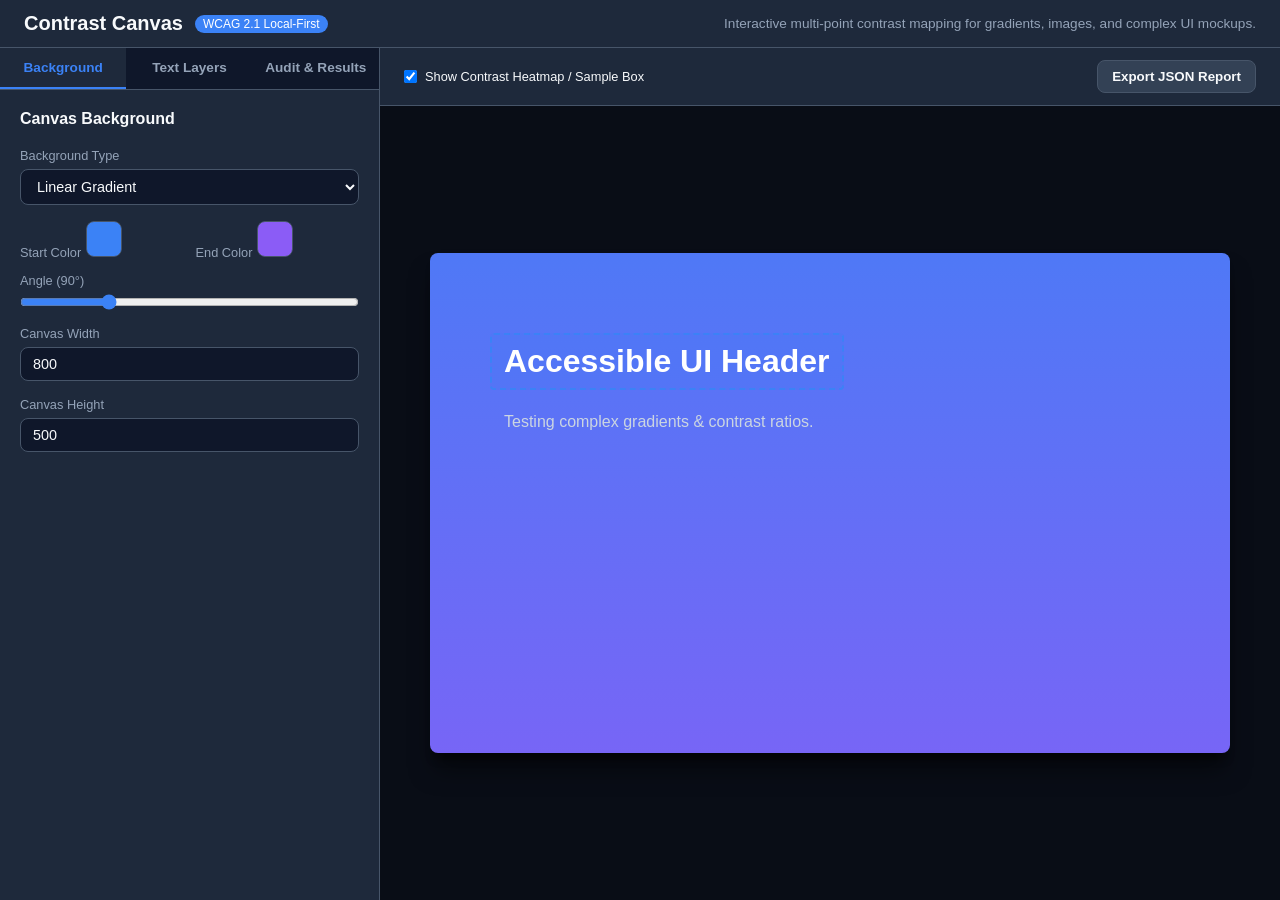
<file: projects/contrast-canvas/index.html>
<!DOCTYPE html>
<html lang="en">
<head>
    <meta charset="UTF-8">
    <meta name="viewport" content="width=device-width, initial-scale=1.0">
    <title>Contrast Canvas - WCAG Accessibility Checker</title>
    <link rel="stylesheet" href="style.css">
</head>
<body>
    <div class="app-container">
        <header class="app-header">
            <div class="logo">
                <h1>Contrast Canvas</h1>
                <span class="badge">WCAG 2.1 Local-First</span>
            </div>
            <p class="subtitle">Interactive multi-point contrast mapping for gradients, images, and complex UI mockups.</p>
        </header>

        <main class="workspace">
            <!-- Sidebar Controls -->
            <aside class="sidebar" aria-label="Canvas Controls">
                <div class="tabs" role="tablist">
                    <button role="tab" aria-selected="true" aria-controls="bg-panel" id="tab-bg" class="tab-btn active">Background</button>
                    <button role="tab" aria-selected="false" aria-controls="layers-panel" id="tab-layers" class="tab-btn">Text Layers</button>
                    <button role="tab" aria-selected="false" aria-controls="audit-panel" id="tab-audit" class="tab-btn">Audit & Results</button>
                </div>

                <!-- Background Panel -->
                <div id="bg-panel" role="tabpanel" aria-labelledby="tab-bg" class="tab-panel active">
                    <h3>Canvas Background</h3>
                    
                    <div class="control-group">
                        <label for="bg-type">Background Type</label>
                        <select id="bg-type">
                            <option value="solid">Solid Color</option>
                            <option value="gradient" selected>Linear Gradient</option>
                            <option value="image">Image / Mockup</option>
                        </select>
                    </div>

                    <div id="control-solid" class="bg-subcontrol hidden">
                        <label for="solid-color">Base Color</label>
                        <div class="color-picker-wrapper">
                            <input type="color" id="solid-color" value="#1e293b">
                            <input type="text" id="solid-color-text" value="#1e293b">
                        </div>
                    </div>

                    <div id="control-gradient" class="bg-subcontrol">
                        <div class="gradient-row">
                            <div>
                                <label for="grad-color1">Start Color</label>
                                <input type="color" id="grad-color1" value="#3b82f6">
                            </div>
                            <div>
                                <label for="grad-color2">End Color</label>
                                <input type="color" id="grad-color2" value="#8b5cf6">
                            </div>
                        </div>
                        <div class="control-group">
                            <label for="grad-angle">Angle (<span id="angle-val">90</span>&deg;)</label>
                            <input type="range" id="grad-angle" min="0" max="360" value="90">
                        </div>
                    </div>

                    <div id="control-image" class="bg-subcontrol hidden">
                        <label for="image-file" class="file-upload-btn">
                            Upload Image Mockup
                            <input type="file" id="image-file" accept="image/*">
                        </label>
                        <p class="help-text">Supports PNG, JPG, WEBP. Processed locally.</p>
                    </div>

                    <div class="control-group">
                        <label for="canvas-width">Canvas Width</label>
                        <input type="number" id="canvas-width" value="800" min="300" max="1600">
                    </div>
                    <div class="control-group">
                        <label for="canvas-height">Canvas Height</label>
                        <input type="number" id="canvas-height" value="500" min="200" max="1200">
                    </div>
                </div>

                <!-- Layers Panel -->
                <div id="layers-panel" role="tabpanel" aria-labelledby="tab-layers" class="tab-panel">
                    <h3>Text Overlays</h3>
                    <button id="add-text-btn" class="primary-btn">+ Add Text Layer</button>
                    
                    <div id="layers-list" class="layers-list">
                        <!-- Dynamically populated -->
                    </div>

                    <div id="layer-properties" class="layer-properties hidden">
                        <h4>Edit Selected Layer</h4>
                        <input type="hidden" id="active-layer-id">
                        <div class="control-group">
                            <label for="layer-text-content">Text Content</label>
                            <input type="text" id="layer-text-content">
                        </div>
                        <div class="control-group">
                            <label for="layer-text-color">Text Color</label>
                            <div class="color-picker-wrapper">
                                <input type="color" id="layer-text-color" value="#ffffff">
                                <input type="text" id="layer-text-color-text" value="#ffffff">
                            </div>
                        </div>
                        <div class="control-row">
                            <div class="control-group">
                                <label for="layer-font-size">Font Size (px)</label>
                                <input type="number" id="layer-font-size" value="24" min="10" max="120">
                            </div>
                            <div class="control-group">
                                <label for="layer-font-weight">Weight</label>
                                <select id="layer-font-weight">
                                    <option value="400">Regular (400)</option>
                                    <option value="600">Semi-Bold (600)</option>
                                    <option value="700" selected>Bold (700)</option>
                                </select>
                            </div>
                        </div>
                        <button id="delete-layer-btn" class="danger-btn">Delete Layer</button>
                    </div>
                </div>

                <!-- Audit Panel -->
                <div id="audit-panel" role="tabpanel" aria-labelledby="tab-audit" class="tab-panel">
                    <h3>WCAG Compliance Audit</h3>
                    <p class="help-text">Real-time evaluation of all text layers against background luminance samples.</p>
                    
                    <div id="audit-results-container">
                        <!-- Dynamically populated audit cards -->
                    </div>
                </div>
            </aside>

            <!-- Main Interactive Canvas Area -->
            <section class="canvas-viewport-section">
                <div class="canvas-toolbar">
                    <div class="view-toggles">
                        <label>
                            <input type="checkbox" id="toggle-heatmap" checked> Show Contrast Heatmap / Sample Box
                        </label>
                    </div>
                    <div class="action-buttons">
                        <button id="export-report-btn" class="secondary-btn">Export JSON Report</button>
                    </div>
                </div>

                <div class="canvas-container" id="canvas-container">
                    <canvas id="bg-canvas" width="800" height="500"></canvas>
                    <div id="overlays-container" class="overlays-container"></div>
                </div>
            </section>
        </main>
    </div>
    <script src="app.js"></script>
</body>
</html>
</file>
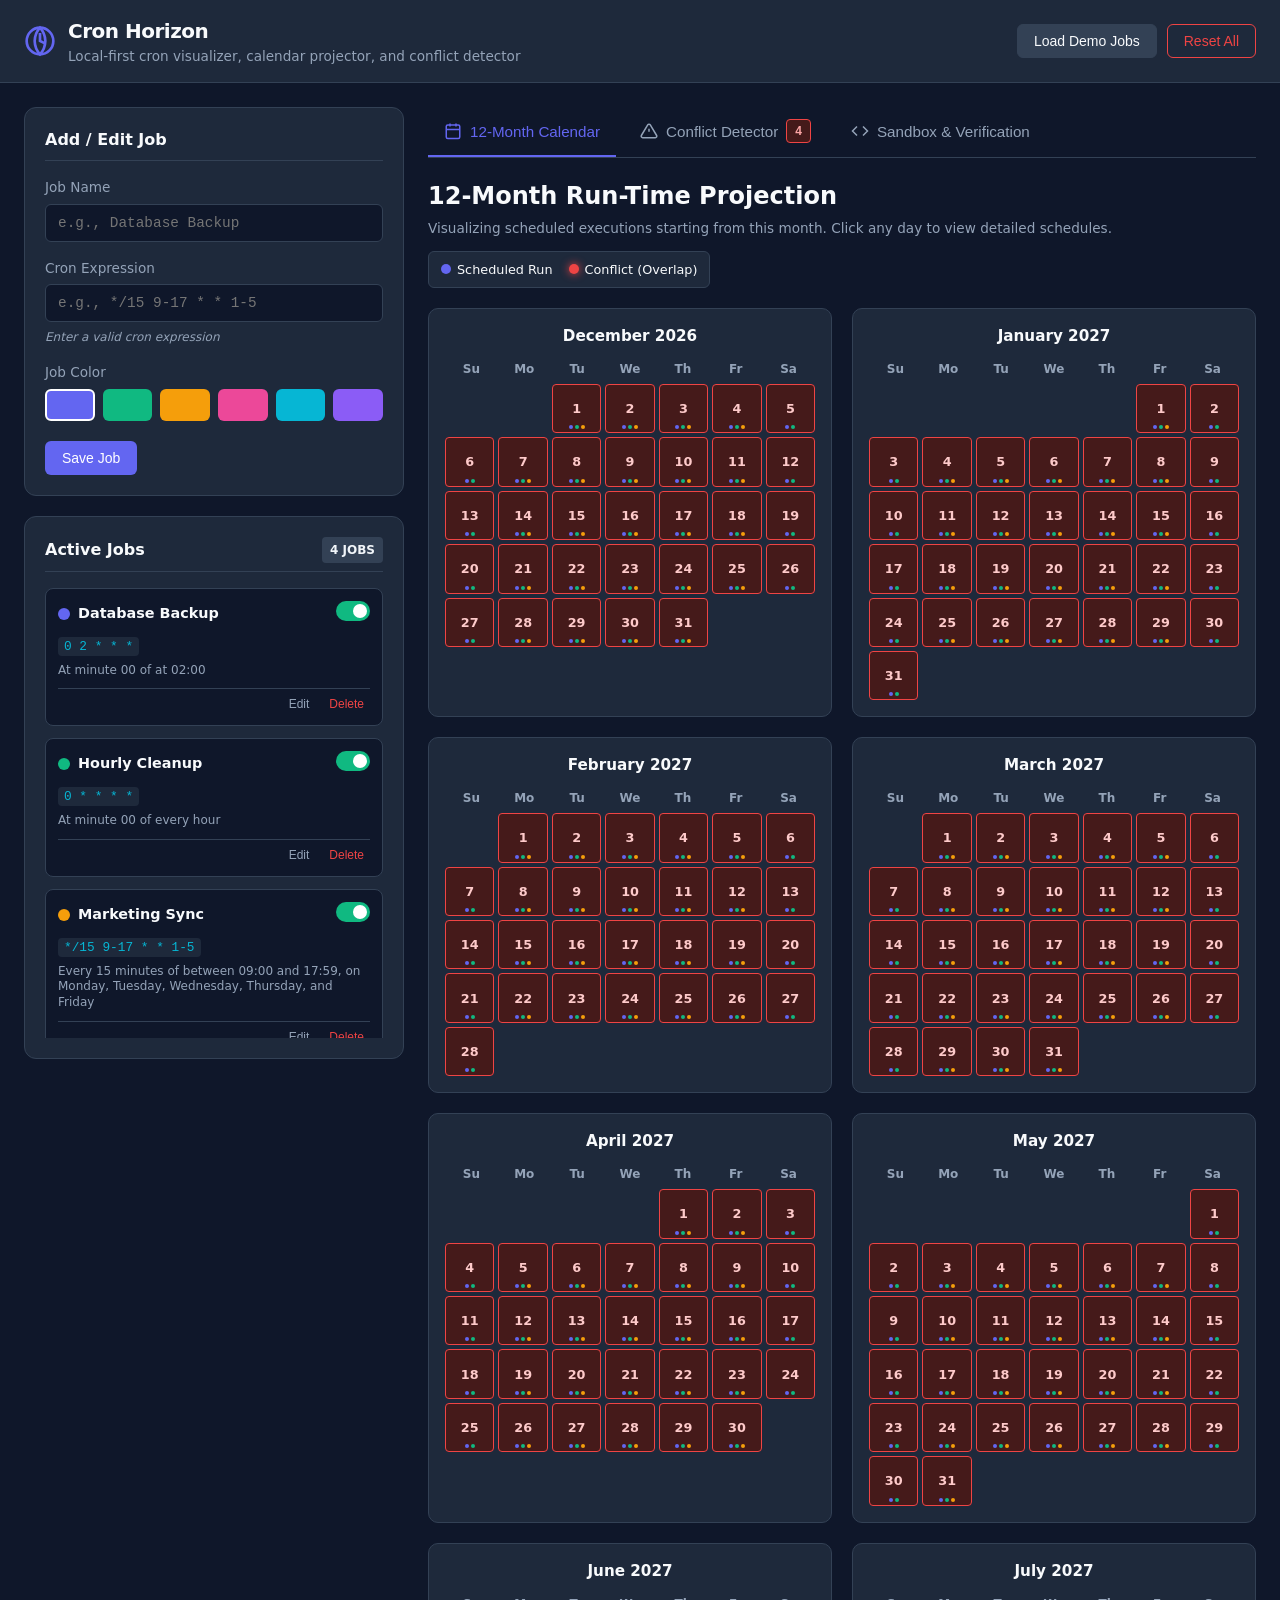
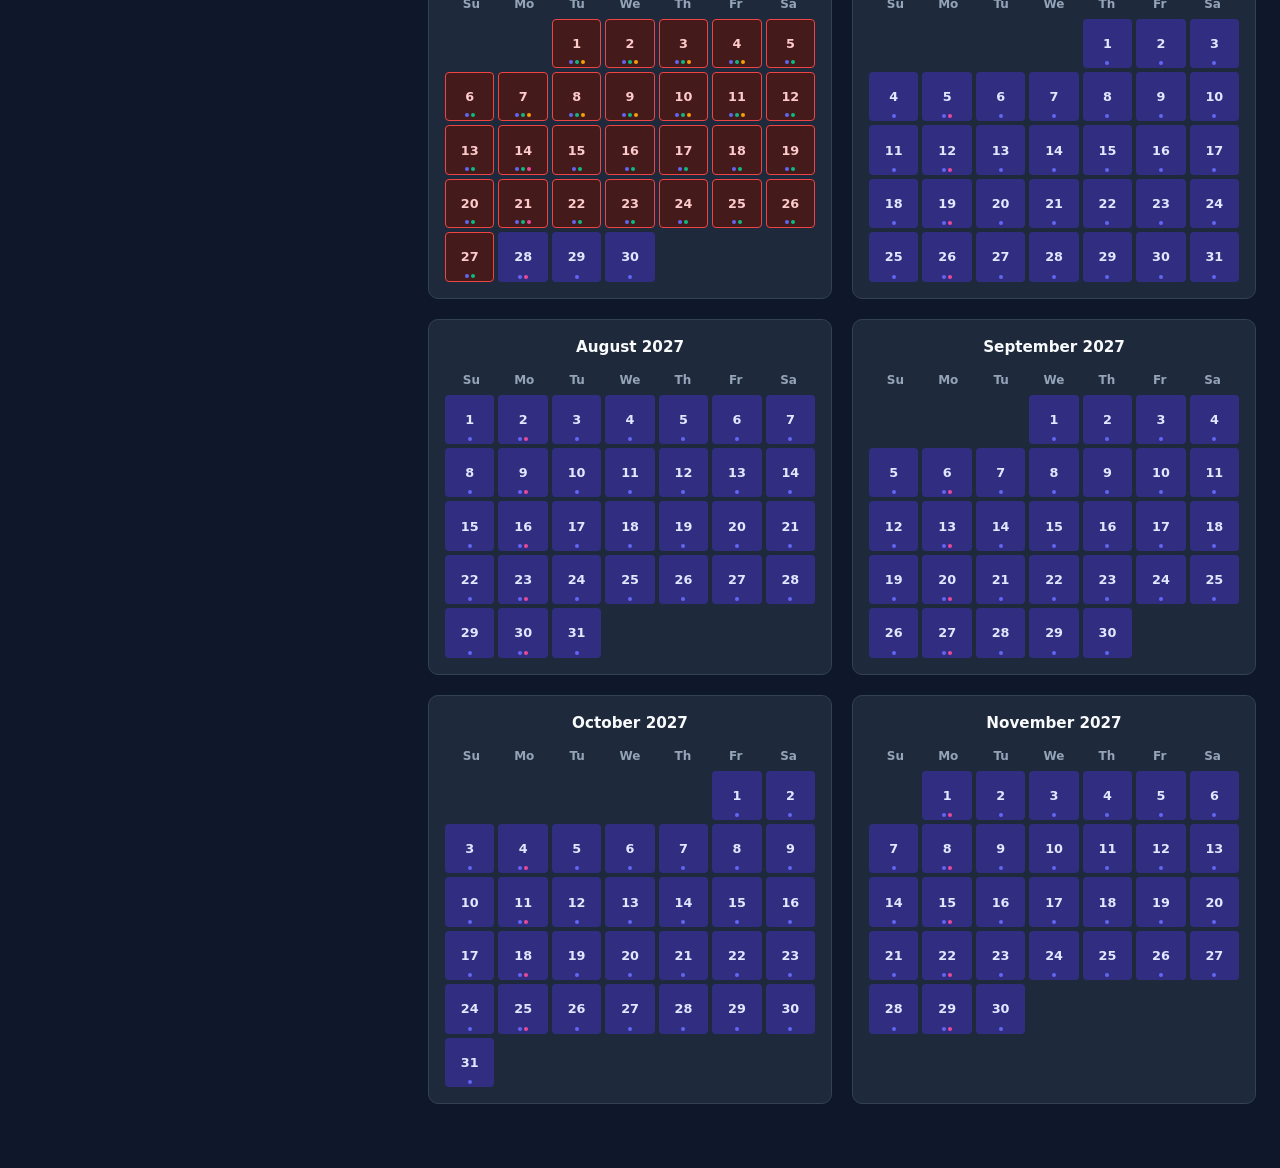
<file: projects/cron-horizon/index.html>
<!DOCTYPE html>
<html lang="en">
<head>
  <meta charset="UTF-8">
  <meta name="viewport" content="width=device-width, initial-scale=1.0">
  <title>Cron Horizon — Local-First Cron Visualizer & Conflict Detector</title>
  <link rel="stylesheet" href="style.css">
</head>
<body>
  <header class="app-header">
    <div class="header-container">
      <div class="logo-area">
        <svg class="logo-icon" viewBox="0 0 24 24" fill="none" stroke="currentColor" stroke-width="2">
          <circle cx="12" cy="12" r="10"></circle>
          <polyline points="12 6 12 12 16 14"></polyline>
          <path d="M12 2a15.3 15.3 0 0 1 4 10 15.3 15.3 0 0 1-4 10 15.3 15.3 0 0 1-4-10 15.3 15.3 0 0 1 4-10z"></path>
        </svg>
        <div>
          <h1>Cron Horizon</h1>
          <p class="subtitle">Local-first cron visualizer, calendar projector, and conflict detector</p>
        </div>
      </div>
      <div class="header-actions">
        <button id="btn-load-demo" class="btn btn-secondary">Load Demo Jobs</button>
        <button id="btn-reset" class="btn btn-danger-outline">Reset All</button>
      </div>
    </div>
  </header>

  <main class="app-layout">
    <!-- Sidebar: Job Manager -->
    <aside class="sidebar">
      <div class="card">
        <h2 class="card-title">Add / Edit Job</h2>
        <form id="job-form" class="job-form">
          <input type="hidden" id="job-id">
          <div class="form-group">
            <label for="job-name">Job Name</label>
            <input type="text" id="job-name" placeholder="e.g., Database Backup" required>
          </div>
          <div class="form-group">
            <label for="job-cron">Cron Expression</label>
            <input type="text" id="job-cron" placeholder="e.g., */15 9-17 * * 1-5" required>
            <div id="cron-live-translation" class="live-translation">Enter a valid cron expression</div>
          </div>
          <div class="form-group">
            <label>Job Color</label>
            <div class="color-picker-grid" id="color-picker">
              <!-- Generated dynamically -->
            </div>
          </div>
          <div class="form-actions">
            <button type="submit" id="btn-save-job" class="btn btn-primary">Save Job</button>
            <button type="button" id="btn-cancel-edit" class="btn btn-secondary hidden">Cancel</button>
          </div>
        </form>
      </div>

      <div class="card">
        <div class="card-header-flex">
          <h2 class="card-title">Active Jobs</h2>
          <span class="badge badge-neutral" id="job-count">0 Jobs</span>
        </div>
        <div class="job-list" id="job-list">
          <!-- Generated dynamically -->
          <div class="empty-state">No jobs configured. Add a job above or load the demo set!</div>
        </div>
      </div>
    </aside>

    <!-- Main Content Area -->
    <section class="main-content">
      <!-- Tab Navigation -->
      <nav class="tab-navigation">
        <button class="tab-btn active" data-tab="tab-calendar">
          <svg class="tab-icon" viewBox="0 0 24 24" fill="none" stroke="currentColor" stroke-width="2">
            <rect x="3" y="4" width="18" height="18" rx="2" ry="2"></rect>
            <line x1="16" y1="2" x2="16" y2="6"></line>
            <line x1="8" y1="2" x2="8" y2="6"></line>
            <line x1="3" y1="10" x2="21" y2="10"></line>
          </svg>
          12-Month Calendar
        </button>
        <button class="tab-btn" data-tab="tab-conflicts">
          <svg class="tab-icon" viewBox="0 0 24 24" fill="none" stroke="currentColor" stroke-width="2">
            <path d="M10.29 3.86L1.82 18a2 2 0 0 0 1.71 3h16.94a2 2 0 0 0 1.71-3L13.71 3.86a2 2 0 0 0-3.42 0z"></path>
            <line x1="12" y1="9" x2="12" y2="13"></line>
            <line x1="12" y1="17" x2="12.01" y2="17"></line>
          </svg>
          Conflict Detector
          <span class="badge badge-danger hidden" id="conflict-badge">0</span>
        </button>
        <button class="tab-btn" data-tab="tab-sandbox">
          <svg class="tab-icon" viewBox="0 0 24 24" fill="none" stroke="currentColor" stroke-width="2">
            <polyline points="16 18 22 12 16 6"></polyline>
            <polyline points="8 6 2 12 8 18"></polyline>
          </svg>
          Sandbox & Verification
        </button>
      </nav>

      <!-- Tab Panels -->
      <div class="tab-panels">
        <!-- Tab: Calendar Projection -->
        <div class="tab-panel active" id="tab-calendar">
          <div class="panel-header">
            <div>
              <h2>12-Month Run-Time Projection</h2>
              <p class="panel-subtitle">Visualizing scheduled executions starting from this month. Click any day to view detailed schedules.</p>
            </div>
            <div class="legend">
              <span class="legend-item"><span class="dot dot-run"></span> Scheduled Run</span>
              <span class="legend-item"><span class="dot dot-conflict"></span> Conflict (Overlap)</span>
            </div>
          </div>
          <div class="calendar-grid" id="calendar-projection">
            <!-- 12 Months rendered dynamically -->
          </div>
        </div>

        <!-- Tab: Conflict Detector -->
        <div class="tab-panel" id="tab-conflicts">
          <div class="panel-header">
            <h2>Confrontation & Overlap Detector</h2>
            <p class="panel-subtitle">Scans all active jobs to find schedules that trigger at the exact same minute. Overlapping jobs can cause resource starvation or race conditions.</p>
          </div>
          <div id="conflict-results">
            <!-- Generated dynamically -->
          </div>
        </div>

        <!-- Tab: Sandbox & Verification -->
        <div class="tab-panel" id="tab-sandbox">
          <div class="panel-header">
            <h2>Cron Sandbox & Verification</h2>
            <p class="panel-subtitle">Test, verify, and analyze a specific cron expression against standard interval expectations.</p>
          </div>
          <div class="sandbox-layout">
            <div class="card">
              <h3 class="card-title">Test Expression</h3>
              <div class="sandbox-presets">
                <span class="preset-label">Presets:</span>
                <button class="preset-tag" data-cron="*/15 9-17 * * 1-5">*/15 9-17 * * 1-5 (Business 15m)</button>
                <button class="preset-tag" data-cron="0 0 1 * *">0 0 1 * * (Monthly Midnight)</button>
                <button class="preset-tag" data-cron="0 4 * * 0">0 4 * * 0 (Weekly Sunday)</button>
                <button class="preset-tag" data-cron="*/5 * * * *">*/5 * * * * (Every 5 mins)</button>
              </div>
              <div class="form-group">
                <input type="text" id="sandbox-cron-input" value="*/15 9-17 * * 1-5" class="input-large">
                <div id="sandbox-validation-feedback" class="validation-feedback"></div>
              </div>
              <div class="sandbox-translation-box">
                <h4>Natural Language Translation</h4>
                <p id="sandbox-translation" class="translation-text"></p>
              </div>
            </div>

            <div class="grid-2-col">
              <div class="card">
                <h3 class="card-title">Automated Verification Report</h3>
                <div id="verification-report-content">
                  <!-- Generated dynamically -->
                </div>
              </div>
              <div class="card">
                <h3 class="card-title">Next 15 Projected Runs</h3>
                <ul class="runs-list" id="sandbox-runs-list">
                  <!-- Generated dynamically -->
                </ul>
              </div>
            </div>
          </div>
        </div>
      </div>
    </section>
  </main>

  <!-- Day Details Modal -->
  <div class="modal-backdrop hidden" id="day-modal">
    <div class="modal">
      <div class="modal-header">
        <h3 id="modal-date-title">Schedule Details</h3>
        <button class="btn-close" id="btn-close-modal">&times;</button>
      </div>
      <div class="modal-body">
        <div class="modal-summary" id="modal-day-summary"></div>
        <div class="timeline-container">
          <h4>Chronological Timeline</h4>
          <div class="timeline" id="modal-timeline">
            <!-- Timeline items generated dynamically -->
          </div>
        </div>
      </div>
    </div>
  </div>

  <script src="app.js"></script>
</body>
</html>
</file>
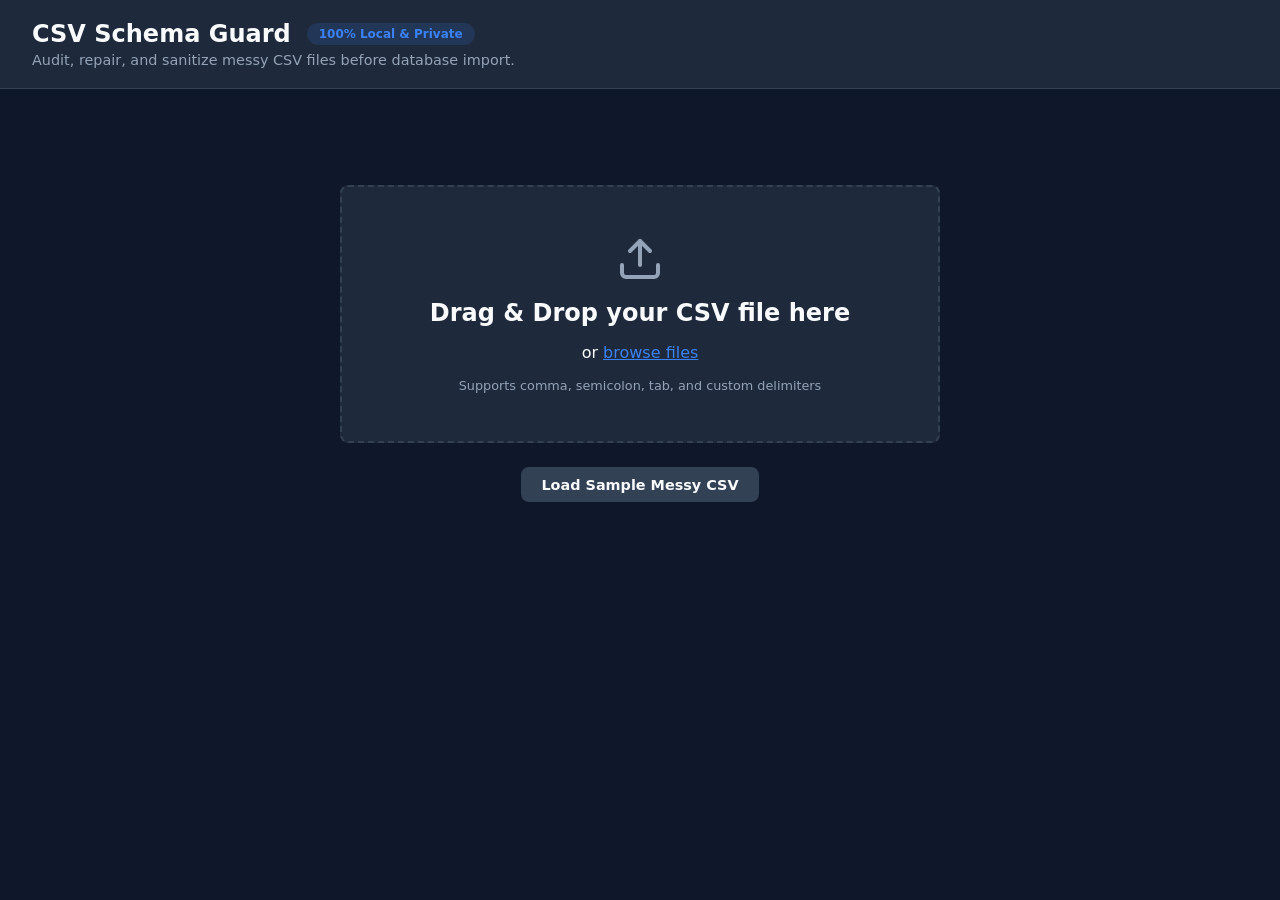
<file: projects/csv-schema-guard/index.html>
<!DOCTYPE html>
<html lang="">
<head>
  <meta charset="UTF-8">
  <meta name="viewport" content="width=device-width, initial-scale=1.0">
  <title>CSV Schema Guard</title>
  <link rel="stylesheet" href="style.css">
</head>
<body>
  <header class="app-header">
    <div class="brand">
      <h1>CSV Schema Guard</h1>
      <span class="badge">100% Local & Private</span>
    </div>
    <p class="tagline">Audit, repair, and sanitize messy CSV files before database import.</p>
  </header>

  <main class="app-main">
    <!-- Drop Zone & Controls -->
    <section class="upload-section" id="uploadSection">
      <div class="drop-zone" id="dropZone" tabindex="0" aria-label="CSV file drop zone">
        <svg class="upload-icon" width="48" height="48" viewBox="0 0 24 24" fill="none" stroke="currentColor" stroke-width="2" stroke-linecap="round" stroke-linejoin="round"><path d="M21 15v4a2 2 0 0 1-2 2H5a2 2 0 0 1-2-2v-4"></path><polyline points="17 8 12 3 7 8"></polyline><line x1="12" y1="3" x2="12" y2="15"></line></svg>
        <h2>Drag & Drop your CSV file here</h2>
        <p>or <label for="fileInput" class="file-label">browse files</label></p>
        <input type="file" id="fileInput" accept=".csv,text/csv" class="sr-only">
        <span class="file-hint">Supports comma, semicolon, tab, and custom delimiters</span>
      </div>
      <div class="sample-loader">
        <button id="loadSampleBtn" class="btn btn-secondary">Load Sample Messy CSV</button>
      </div>
    </section>

    <!-- Workspace (Hidden initially) -->
    <section class="workspace hidden" id="workspace">
      <div class="toolbar">
        <div class="file-stats">
          <span id="fileNameBadge" class="stat-badge">filename.csv</span>
          <span id="fileRowsBadge" class="stat-badge">0 rows</span>
          <span id="fileColsBadge" class="stat-badge">0 columns</span>
          <span id="anomalyCountBadge" class="stat-badge alert-badge">0 anomalies</span>
        </div>
        <div class="toolbar-actions">
          <button id="newFileBtn" class="btn btn-secondary">Upload New File</button>
          <button id="exportBtn" class="btn btn-primary">Export Sanitized CSV</button>
        </div>
      </div>

      <div class="workspace-grid">
        <!-- Sidebar / Config -->
        <aside class="sidebar">
          <h3>Audit Controls</h3>
          <div class="control-group">
            <label for="delimiterSelect">Delimiter</label>
            <select id="delimiterSelect">
              <option value="auto">Auto-Detect</option>
              <option value=",">Comma (,)</option>
              <option value=";">Semicolon (;)</option>
              <option value="\t">Tab</option>
              <option value="|">Pipe (|)</option>
            </select>
          </div>

          <div class="control-group">
            <label class="checkbox-label">
              <input type="checkbox" id="headerCheck" checked>
              First row is header
            </label>
          </div>

          <div class="control-group">
            <label>Filter View</label>
            <div class="filter-buttons">
              <button class="filter-btn active" data-filter="all">All Rows</button>
              <button class="filter-btn" data-filter="anomalies">Anomalies Only</button>
            </div>
          </div>

          <div class="control-group">
            <h3>Quick Repairs</h3>
            <div class="repair-actions">
              <button id="repairTrimBtn" class="btn btn-outline">Trim Whitespace</button>
              <button id="repairQuotesBtn" class="btn btn-outline">Fix Unescaped Quotes</button>
              <button id="repairNonAsciiBtn" class="btn btn-outline">Strip Non-ASCII</button>
              <button id="repairFillEmptyBtn" class="btn btn-outline">Fill Empty Cells</button>
              <button id="repairAllBtn" class="btn btn-accent">Apply All Repairs</button>
            </div>
          </div>

          <div class="control-group">
            <h3>Column Schemas</h3>
            <div id="schemaConfigList" class="schema-config-list">
              <!-- Populated dynamically -->
            </div>
          </div>
        </aside>

        <!-- Main Data View -->
        <div class="data-view">
          <div class="anomaly-legend">
            <span class="legend-item"><span class="dot col-mismatch"></span> Column Count Mismatch</span>
            <span class="legend-item"><span class="dot type-mismatch"></span> Type Mismatch</span>
            <span class="legend-item"><span class="dot non-ascii"></span> Non-ASCII</span>
            <span class="legend-item"><span class="dot empty-cell"></span> Empty Cell</span>
          </div>
          <div class="table-container" id="tableContainer" tabindex="0" aria-label="CSV Data Table">
            <table id="csvTable">
              <thead id="tableHead"></thead>
              <tbody id="tableBody"></tbody>
            </table>
          </div>
        </div>
      </div>
    </section>
  </main>

  <!-- Cell Detail Modal -->
  <div class="modal hidden" id="cellModal" aria-hidden="true">
    <div class="modal-backdrop" id="modalBackdrop"></div>
    <div class="modal-content">
      <h3>Edit Cell Value</h3>
      <p id="modalCellCoords" class="modal-coords"></p>
      <div class="control-group">
        <label for="modalCellInput">Value</label>
        <input type="text" id="modalCellInput">
      </div>
      <div id="modalAnomalyInfo" class="modal-anomaly-info"></div>
      <div class="modal-actions">
        <button id="modalCloseBtn" class="btn btn-secondary">Cancel</button>
        <button id="modalSaveBtn" class="btn btn-primary">Save Changes</button>
      </div>
    </div>
  </div>

  <script src="app.js"></script>
</body>
</html>
</file>
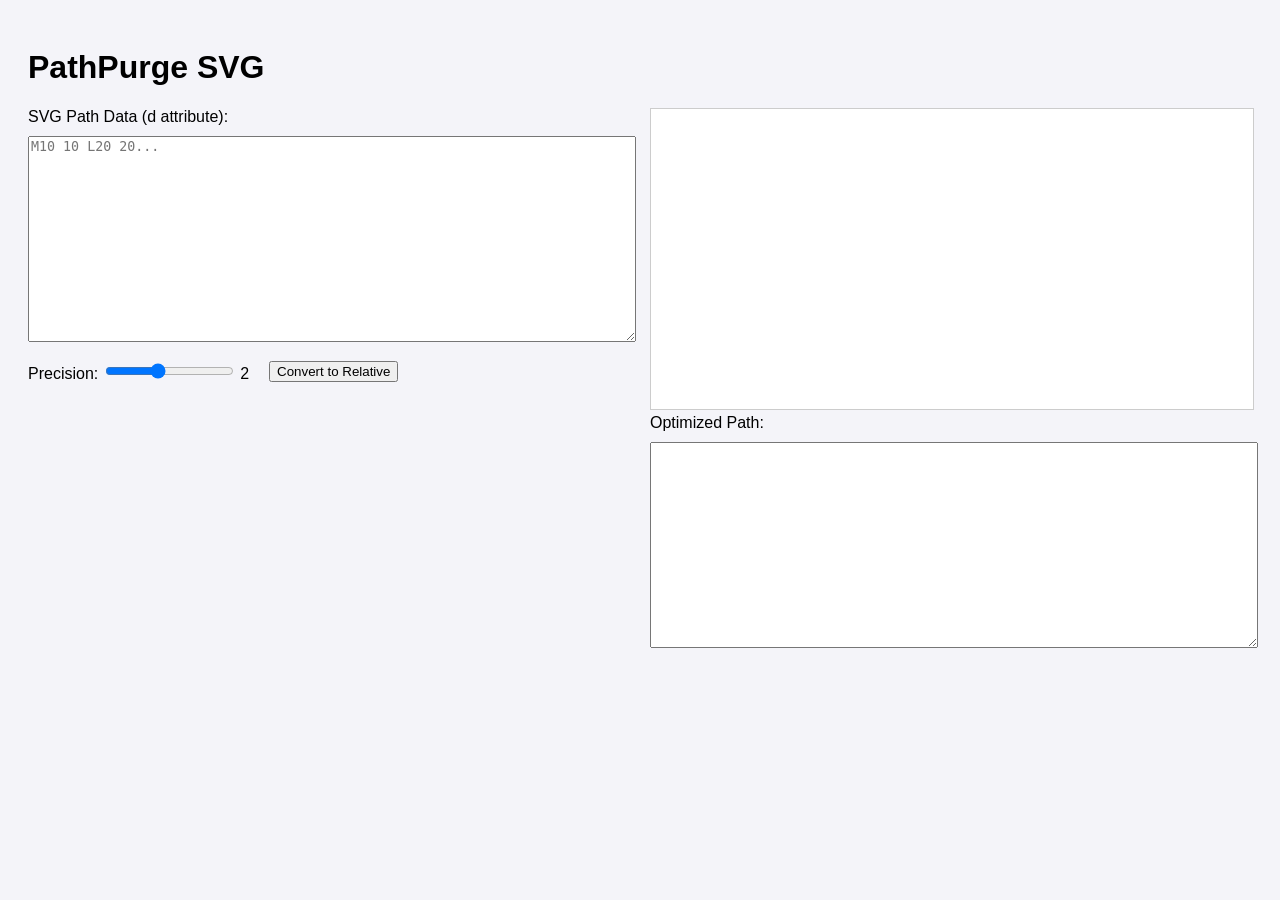
<file: projects/pathpurge-svg/index.html>
<!DOCTYPE html>
<html lang="en">
<head>
    <meta charset="UTF-8">
    <meta name="viewport" content="width=device-width, initial-scale=1.0">
    <title>PathPurge SVG</title>
    <link rel="stylesheet" href="style.css">
</head>
<body>
    <main>
        <h1>PathPurge SVG</h1>
        <div class="editor-grid">
            <section>
                <label for="path-input">SVG Path Data (d attribute):</label>
                <textarea id="path-input" placeholder="M10 10 L20 20..."></textarea>
                <div class="controls">
                    <label>Precision: <input type="range" id="precision" min="0" max="5" value="2"> <span id="prec-val">2</span></label>
                    <button id="convert-btn">Convert to Relative</button>
                </div>
            </section>
            <section>
                <svg id="preview-canvas" viewBox="0 0 100 100"><path id="display-path" d="" fill="none" stroke="black" stroke-width="1"/></svg>
                <label for="output">Optimized Path:</label>
                <textarea id="output" readonly></textarea>
            </section>
        </div>
    </main>
    <script src="app.js"></script>
</body>
</html>
</file>
<file: projects/contrast-canvas/style.css>
:root {
    --bg-main: #0f172a;
    --bg-sidebar: #1e293b;
    --bg-card: #334155;
    --text-main: #f8fafc;
    --text-muted: #94a3b8;
    --accent: #3b82f6;
    --accent-hover: #2563eb;
    --danger: #ef4444;
    --success: #22c55e;
    --warning: #f59e0b;
    --border: #475569;
    --radius: 8px;
    --transition: 0.2s ease;
}

* {
    box-sizing: border-box;
    margin: 0;
    padding: 0;
}

body {
    font-family: -apple-system, BlinkMacSystemFont, "Segoe UI", Roboto, Helvetica, Arial, sans-serif;
    background-color: var(--bg-main);
    color: var(--text-main);
    height: 100vh;
    display: flex;
    flex-direction: column;
    overflow: hidden;
}

.app-container {
    display: flex;
    flex-direction: column;
    height: 100vh;
}

.app-header {
    background-color: var(--bg-sidebar);
    padding: 12px 24px;
    border-bottom: 1px solid var(--border);
    display: flex;
    justify-content: space-between;
    align-items: center;
    flex-shrink: 0;
}

.logo {
    display: flex;
    align-items: center;
    gap: 12px;
}

.logo h1 {
    font-size: 1.25rem;
    font-weight: 700;
}

.badge {
    background-color: var(--accent);
    color: white;
    font-size: 0.75rem;
    padding: 2px 8px;
    border-radius: 12px;
    font-weight: 500;
}

.subtitle {
    color: var(--text-muted);
    font-size: 0.85rem;
}

.workspace {
    display: flex;
    flex: 1;
    overflow: hidden;
}

/* Sidebar */
.sidebar {
    width: 380px;
    background-color: var(--bg-sidebar);
    border-right: 1px solid var(--border);
    display: flex;
    flex-direction: column;
    flex-shrink: 0;
}

.tabs {
    display: flex;
    background-color: #0f172a;
    border-bottom: 1px solid var(--border);
}

.tab-btn {
    flex: 1;
    background: none;
    border: none;
    color: var(--text-muted);
    padding: 12px 8px;
    font-size: 0.85rem;
    font-weight: 600;
    cursor: pointer;
    transition: var(--transition);
    border-bottom: 2px solid transparent;
}

.tab-btn:hover {
    color: var(--text-main);
}

.tab-btn.active {
    color: var(--accent);
    border-bottom-color: var(--accent);
    background-color: var(--bg-sidebar);
}

.tab-panel {
    display: none;
    flex: 1;
    overflow-y: auto;
    padding: 20px;
}

.tab-panel.active {
    display: flex;
    flex-direction: column;
    gap: 16px;
}

.tab-panel h3 {
    font-size: 1rem;
    margin-bottom: 4px;
}

.control-group {
    display: flex;
    flex-direction: column;
    gap: 6px;
}

.control-row {
    display: flex;
    gap: 12px;
}

.control-row .control-group {
    flex: 1;
}

label {
    font-size: 0.8rem;
    font-weight: 500;
    color: var(--text-muted);
}

input[type="text"],
input[type="number"],
select {
    background-color: var(--bg-main);
    border: 1px solid var(--border);
    color: var(--text-main);
    padding: 8px 12px;
    border-radius: var(--radius);
    font-size: 0.9rem;
    width: 100%;
}

input[type="range"] {
    width: 100%;
    accent-color: var(--accent);
}

.color-picker-wrapper {
    display: flex;
    gap: 8px;
    align-items: center;
}

input[type="color"] {
    -webkit-appearance: none;
    border: none;
    width: 36px;
    height: 36px;
    border-radius: var(--radius);
    cursor: pointer;
    background: none;
}

input[type="color"]::-webkit-color-swatch-wrapper {
    padding: 0;
}

input[type="color"]::-webkit-color-swatch {
    border: 1px solid var(--border);
    border-radius: var(--radius);
}

.gradient-row {
    display: flex;
    gap: 12px;
    margin-bottom: 12px;
}

.gradient-row > div {
    flex: 1;
}

.file-upload-btn {
    display: block;
    background-color: var(--bg-card);
    border: 2px dashed var(--border);
    padding: 20px;
    text-align: center;
    border-radius: var(--radius);
    cursor: pointer;
    font-weight: 600;
    color: var(--text-main);
    transition: var(--transition);
}

.file-upload-btn:hover {
    border-color: var(--accent);
}

.file-upload-btn input {
    display: none;
}

.help-text {
    font-size: 0.75rem;
    color: var(--text-muted);
    line-height: 1.4;
}

.hidden {
    display: none !important;
}

/* Buttons */
.primary-btn {
    background-color: var(--accent);
    color: white;
    border: none;
    padding: 10px 16px;
    border-radius: var(--radius);
    font-weight: 600;
    cursor: pointer;
    transition: var(--transition);
    text-align: center;
}

.primary-btn:hover {
    background-color: var(--accent-hover);
}

.secondary-btn {
    background-color: var(--bg-card);
    color: var(--text-main);
    border: 1px solid var(--border);
    padding: 8px 14px;
    border-radius: var(--radius);
    font-weight: 600;
    cursor: pointer;
    transition: var(--transition);
}

.secondary-btn:hover {
    background-color: var(--border);
}

.danger-btn {
    background-color: rgba(239, 68, 68, 0.2);
    color: var(--danger);
    border: 1px solid var(--danger);
    padding: 8px 14px;
    border-radius: var(--radius);
    font-weight: 600;
    cursor: pointer;
    transition: var(--transition);
}

.danger-btn:hover {
    background-color: var(--danger);
    color: white;
}

/* Layers List */
.layers-list {
    display: flex;
    flex-direction: column;
    gap: 8px;
    max-height: 200px;
    overflow-y: auto;
}

.layer-item {
    background-color: var(--bg-card);
    padding: 10px 12px;
    border-radius: var(--radius);
    display: flex;
    justify-content: space-between;
    align-items: center;
    cursor: pointer;
    border: 1px solid transparent;
    transition: var(--transition);
}

.layer-item:hover {
    border-color: var(--border);
}

.layer-item.active {
    border-color: var(--accent);
    background-color: rgba(59, 130, 246, 0.1);
}

.layer-item-title {
    font-size: 0.85rem;
    font-weight: 600;
    white-space: nowrap;
    overflow: hidden;
    text-overflow: ellipsis;
    max-width: 180px;
}

.layer-badge {
    font-size: 0.7rem;
    padding: 2px 6px;
    border-radius: 4px;
    font-weight: 700;
}

.badge-pass { background-color: rgba(34, 197, 94, 0.2); color: var(--success); }
.badge-fail { background-color: rgba(239, 68, 68, 0.2); color: var(--danger); }

.layer-properties {
    background-color: var(--bg-card);
    padding: 16px;
    border-radius: var(--radius);
    display: flex;
    flex-direction: column;
    gap: 12px;
    border: 1px solid var(--border);
}

/* Audit Results */
.audit-card {
    background-color: var(--bg-card);
    border-radius: var(--radius);
    padding: 14px;
    margin-bottom: 12px;
    border-left: 4px solid var(--border);
    display: flex;
    flex-direction: column;
    gap: 8px;
}

.audit-card.pass { border-left-color: var(--success); }
.audit-card.fail { border-left-color: var(--danger); }

.audit-header {
    display: flex;
    justify-content: space-between;
    align-items: center;
}

.audit-title {
    font-weight: 600;
    font-size: 0.9rem;
}

.audit-score {
    font-size: 0.85rem;
    font-weight: 700;
}

.audit-details {
    font-size: 0.75rem;
    color: var(--text-muted);
    display: flex;
    justify-content: space-between;
}

.suggest-btn {
    background: none;
    border: 1px solid var(--accent);
    color: var(--accent);
    padding: 4px 8px;
    border-radius: 4px;
    font-size: 0.75rem;
    cursor: pointer;
    align-self: flex-start;
    margin-top: 4px;
    transition: var(--transition);
}

.suggest-btn:hover {
    background-color: var(--accent);
    color: white;
}

/* Canvas Viewport */
.canvas-viewport-section {
    flex: 1;
    display: flex;
    flex-direction: column;
    background-color: #090d16;
    overflow: hidden;
}

.canvas-toolbar {
    padding: 12px 24px;
    background-color: var(--bg-sidebar);
    border-bottom: 1px solid var(--border);
    display: flex;
    justify-content: space-between;
    align-items: center;
}

.view-toggles {
    display: flex;
    gap: 16px;
    font-size: 0.85rem;
    color: var(--text-muted);
    align-items: center;
}

.view-toggles label {
    display: flex;
    align-items: center;
    gap: 8px;
    cursor: pointer;
    color: var(--text-main);
}

.canvas-container {
    flex: 1;
    display: flex;
    justify-content: center;
    align-items: center;
    position: relative;
    overflow: auto;
    padding: 40px;
}

#bg-canvas {
    position: absolute;
    border-radius: var(--radius);
    box-shadow: 0 20px 25px -5px rgba(0, 0, 0, 0.5), 0 10px 10px -5px rgba(0, 0, 0, 0.4);
}

.overlays-container {
    position: absolute;
    pointer-events: none;
}

.canvas-text-overlay {
    position: absolute;
    pointer-events: auto;
    cursor: move;
    user-select: none;
    padding: 8px 12px;
    border: 2px dashed transparent;
    transition: border-color 0.1s;
    white-space: nowrap;
}

.canvas-text-overlay:hover,
.canvas-text-overlay.selected {
    border-color: var(--accent);
    background-color: rgba(59, 130, 246, 0.15);
    border-radius: 4px;
}
</file>
<file: projects/cron-horizon/style.css>
/* CSS Variables & Theme Setup */
:root {
  --bg-main: #0f172a;
  --bg-card: #1e293b;
  --bg-input: #0f172a;
  --border-color: #334155;
  --text-main: #f8fafc;
  --text-muted: #94a3b8;
  
  --primary: #6366f1;
  --primary-hover: #4f46e5;
  --success: #10b981;
  --warning: #f59e0b;
  --danger: #ef4444;
  --danger-bg: #451a1a;
  --info: #06b6d4;

  --font-sans: system-ui, -apple-system, BlinkMacSystemFont, "Segoe UI", Roboto, Helvetica, Arial, sans-serif;
}

* {
  box-sizing: border-box;
  margin: 0;
  padding: 0;
}

body {
  background-color: var(--bg-main);
  color: var(--text-main);
  font-family: var(--font-sans);
  line-height: 1.5;
  padding-bottom: 40px;
}

/* Layout */
.app-header {
  background-color: var(--bg-card);
  border-bottom: 1px solid var(--border-color);
  padding: 16px 24px;
  position: sticky;
  top: 0;
  z-index: 100;
}

.header-container {
  max-width: 1400px;
  margin: 0 auto;
  display: flex;
  justify-content: space-between;
  align-items: center;
  flex-wrap: wrap;
  gap: 16px;
}

.logo-area {
  display: flex;
  align-items: center;
  gap: 12px;
}

.logo-icon {
  width: 32px;
  height: 32px;
  color: var(--primary);
}

h1 {
  font-size: 1.25rem;
  font-weight: 700;
  letter-spacing: -0.025em;
}

.subtitle {
  font-size: 0.85rem;
  color: var(--text-muted);
}

.header-actions {
  display: flex;
  gap: 10px;
}

.app-layout {
  max-width: 1400px;
  margin: 24px auto;
  padding: 0 24px;
  display: grid;
  grid-template-columns: 380px 1fr;
  gap: 24px;
}

@media (max-width: 1024px) {
  .app-layout {
    grid-template-columns: 1fr;
  }
}

/* Cards & Reusable Components */
.card {
  background-color: var(--bg-card);
  border: 1px solid var(--border-color);
  border-radius: 12px;
  padding: 20px;
  margin-bottom: 20px;
}

.card-title {
  font-size: 1rem;
  font-weight: 600;
  margin-bottom: 16px;
  color: var(--text-main);
  border-bottom: 1px solid var(--border-color);
  padding-bottom: 8px;
}

.card-header-flex {
  display: flex;
  justify-content: space-between;
  align-items: center;
  margin-bottom: 16px;
  border-bottom: 1px solid var(--border-color);
  padding-bottom: 8px;
}

.card-header-flex .card-title {
  margin-bottom: 0;
  border-bottom: none;
  padding-bottom: 0;
}

/* Buttons */
.btn {
  display: inline-flex;
  align-items: center;
  justify-content: center;
  padding: 8px 16px;
  font-size: 0.875rem;
  font-weight: 500;
  border-radius: 6px;
  border: 1px solid transparent;
  cursor: pointer;
  transition: all 0.2s ease;
  text-decoration: none;
}

.btn-primary {
  background-color: var(--primary);
  color: white;
}

.btn-primary:hover {
  background-color: var(--primary-hover);
}

.btn-secondary {
  background-color: #334155;
  color: var(--text-main);
  border-color: var(--border-color);
}

.btn-secondary:hover {
  background-color: #475569;
}

.btn-danger-outline {
  background-color: transparent;
  color: var(--danger);
  border-color: var(--danger);
}

.btn-danger-outline:hover {
  background-color: var(--danger-bg);
}

.btn-close {
  background: none;
  border: none;
  color: var(--text-muted);
  font-size: 1.5rem;
  cursor: pointer;
}

.btn-close:hover {
  color: var(--text-main);
}

/* Form Controls */
.form-group {
  margin-bottom: 16px;
}

label {
  display: block;
  font-size: 0.85rem;
  font-weight: 500;
  margin-bottom: 6px;
  color: var(--text-muted);
}

input[type="text"] {
  width: 100%;
  background-color: var(--bg-input);
  border: 1px solid var(--border-color);
  border-radius: 6px;
  padding: 10px 12px;
  color: var(--text-main);
  font-family: monospace;
  font-size: 0.9rem;
  transition: border-color 0.2s;
}

input[type="text"]:focus {
  outline: none;
  border-color: var(--primary);
}

.input-large {
  font-size: 1.2rem !important;
  padding: 12px 16px !important;
}

.live-translation {
  font-size: 0.75rem;
  color: var(--text-muted);
  margin-top: 6px;
  font-style: italic;
}

.live-translation.error {
  color: var(--danger);
}

/* Color Picker */
.color-picker-grid {
  display: grid;
  grid-template-columns: repeat(6, 1fr);
  gap: 8px;
}

.color-option {
  height: 32px;
  border-radius: 6px;
  cursor: pointer;
  border: 2px solid transparent;
  transition: transform 0.1s;
}

.color-option:hover {
  transform: scale(1.1);
}

.color-option.selected {
  border-color: white;
  box-shadow: 0 0 0 2px var(--bg-card);
}

.form-actions {
  display: flex;
  gap: 10px;
  margin-top: 20px;
}

/* Job List */
.job-list {
  display: flex;
  flex-direction: column;
  gap: 12px;
  max-height: 450px;
  overflow-y: auto;
}

.job-item {
  background-color: var(--bg-main);
  border: 1px solid var(--border-color);
  border-radius: 8px;
  padding: 12px;
  display: flex;
  flex-direction: column;
  gap: 6px;
  position: relative;
}

.job-item-header {
  display: flex;
  justify-content: space-between;
  align-items: center;
}

.job-item-title-group {
  display: flex;
  align-items: center;
  gap: 8px;
}

.job-color-indicator {
  width: 12px;
  height: 12px;
  border-radius: 50%;
  flex-shrink: 0;
}

.job-name {
  font-weight: 600;
  font-size: 0.9rem;
}

.job-cron-text {
  font-family: monospace;
  font-size: 0.8rem;
  background-color: #1e293b;
  padding: 2px 6px;
  border-radius: 4px;
  color: var(--info);
}

.job-desc {
  font-size: 0.75rem;
  color: var(--text-muted);
  line-height: 1.3;
}

.job-actions {
  display: flex;
  justify-content: flex-end;
  gap: 8px;
  margin-top: 4px;
  border-top: 1px solid #334155;
  padding-top: 6px;
}

.btn-icon {
  background: none;
  border: none;
  color: var(--text-muted);
  cursor: pointer;
  padding: 2px 6px;
  font-size: 0.75rem;
  border-radius: 4px;
}

.btn-icon:hover {
  color: var(--text-main);
  background-color: #334155;
}

/* Toggle Switch */
.switch {
  position: relative;
  display: inline-block;
  width: 34px;
  height: 20px;
}

.switch input {
  opacity: 0;
  width: 0;
  height: 0;
}

.slider {
  position: absolute;
  cursor: pointer;
  top: 0;
  left: 0;
  right: 0;
  bottom: 0;
  background-color: #475569;
  transition: .2s;
  border-radius: 20px;
}

.slider:before {
  position: absolute;
  content: "";
  height: 14px;
  width: 14px;
  left: 3px;
  bottom: 3px;
  background-color: white;
  transition: .2s;
  border-radius: 50%;
}

input:checked + .slider {
  background-color: var(--success);
}

input:checked + .slider:before {
  transform: translateX(14px);
}

/* Tabs Navigation */
.tab-navigation {
  display: flex;
  border-bottom: 1px solid var(--border-color);
  margin-bottom: 20px;
  gap: 8px;
}

.tab-btn {
  background: none;
  border: none;
  color: var(--text-muted);
  padding: 12px 16px;
  font-size: 0.95rem;
  font-weight: 500;
  cursor: pointer;
  display: flex;
  align-items: center;
  gap: 8px;
  border-bottom: 2px solid transparent;
  transition: all 0.2s;
}

.tab-btn:hover {
  color: var(--text-main);
}

.tab-btn.active {
  color: var(--primary);
  border-bottom-color: var(--primary);
}

.tab-icon {
  width: 18px;
  height: 18px;
}

.tab-panels {
  min-height: 500px;
}

.tab-panel {
  display: none;
}

.tab-panel.active {
  display: block;
}

/* Panel Header */
.panel-header {
  display: flex;
  justify-content: space-between;
  align-items: flex-start;
  margin-bottom: 20px;
  flex-wrap: wrap;
  gap: 12px;
}

.panel-subtitle {
  font-size: 0.85rem;
  color: var(--text-muted);
  margin-top: 4px;
}

.legend {
  display: flex;
  gap: 16px;
  background-color: var(--bg-card);
  padding: 8px 12px;
  border-radius: 6px;
  border: 1px solid var(--border-color);
  font-size: 0.8rem;
}

.legend-item {
  display: flex;
  align-items: center;
  gap: 6px;
}

.dot {
  width: 10px;
  height: 10px;
  border-radius: 50%;
  display: inline-block;
}

.dot-run {
  background-color: var(--primary);
}

.dot-conflict {
  background-color: var(--danger);
  box-shadow: 0 0 8px var(--danger);
}

/* Calendar Grid (12 Months) */
.calendar-grid {
  display: grid;
  grid-template-columns: repeat(auto-fill, minmax(280px, 1fr));
  gap: 20px;
}

.month-card {
  background-color: var(--bg-card);
  border: 1px solid var(--border-color);
  border-radius: 10px;
  padding: 16px;
}

.month-title {
  font-size: 0.95rem;
  font-weight: 600;
  text-align: center;
  margin-bottom: 12px;
  color: var(--text-main);
}

.month-days-header {
  display: grid;
  grid-template-columns: repeat(7, 1fr);
  text-align: center;
  font-size: 0.75rem;
  font-weight: 600;
  color: var(--text-muted);
  margin-bottom: 6px;
}

.month-days-grid {
  display: grid;
  grid-template-columns: repeat(7, 1fr);
  gap: 4px;
}

.day-cell {
  aspect-ratio: 1;
  display: flex;
  flex-direction: column;
  align-items: center;
  justify-content: center;
  font-size: 0.8rem;
  border-radius: 4px;
  color: var(--text-muted);
  cursor: default;
  position: relative;
  transition: all 0.15s;
}

.day-cell.empty {
  visibility: hidden;
}

.day-cell.active-month {
  color: var(--text-main);
  background-color: #1e293b;
}

.day-cell.has-runs {
  background-color: #312e81; /* Indigo-900 */
  color: #e0e7ff;
  cursor: pointer;
  font-weight: 600;
}

.day-cell.has-runs:hover {
  background-color: #4338ca;
}

.day-cell.has-conflict {
  background-color: var(--danger-bg);
  border: 1px solid var(--danger);
  color: #fecaca;
}

.day-cell.has-conflict:hover {
  background-color: #7f1d1d;
}

.day-dots {
  display: flex;
  gap: 2px;
  position: absolute;
  bottom: 3px;
  width: 100%;
  justify-content: center;
}

.day-dot {
  width: 4px;
  height: 4px;
  border-radius: 50%;
}

/* Conflict Detector Tab */
.conflict-summary-card {
  background-color: var(--bg-card);
  border: 1px solid var(--border-color);
  border-radius: 10px;
  padding: 16px;
  margin-bottom: 16px;
  display: flex;
  align-items: center;
  gap: 16px;
}

.conflict-icon-box {
  width: 48px;
  height: 48px;
  border-radius: 8px;
  display: flex;
  align-items: center;
  justify-content: center;
  flex-shrink: 0;
}

.conflict-icon-box.danger {
  background-color: var(--danger-bg);
  color: var(--danger);
}

.conflict-icon-box.success {
  background-color: #064e3b;
  color: var(--success);
}

.conflict-list {
  display: flex;
  flex-direction: column;
  gap: 16px;
}

.conflict-item {
  background-color: var(--bg-card);
  border: 1px solid var(--border-color);
  border-radius: 10px;
  padding: 20px;
}

.conflict-item-header {
  display: flex;
  justify-content: space-between;
  align-items: flex-start;
  flex-wrap: wrap;
  gap: 12px;
  border-bottom: 1px solid var(--border-color);
  padding-bottom: 12px;
  margin-bottom: 12px;
}

.conflict-pair {
  display: flex;
  align-items: center;
  gap: 8px;
  flex-wrap: wrap;
}

.conflict-vs {
  font-size: 0.8rem;
  color: var(--text-muted);
  font-weight: 600;
}

.conflict-meta {
  display: flex;
  gap: 10px;
  align-items: center;
}

.badge {
  font-size: 0.75rem;
  font-weight: 600;
  padding: 4px 8px;
  border-radius: 4px;
  text-transform: uppercase;
}

.badge-danger {
  background-color: var(--danger-bg);
  color: #fca5a5;
  border: 1px solid var(--danger);
}

.badge-warning {
  background-color: #78350f;
  color: #fde68a;
  border: 1px solid var(--warning);
}

.badge-info {
  background-color: #155e75;
  color: #cffafe;
  border: 1px solid var(--info);
}

.badge-neutral {
  background-color: #334155;
  color: #f1f5f9;
}

.conflict-details {
  font-size: 0.85rem;
}

.conflict-recommendation {
  background-color: #1e1b4b;
  border-left: 4px solid var(--primary);
  padding: 10px 14px;
  border-radius: 0 6px 6px 0;
  margin-top: 12px;
  color: #e0e7ff;
}

/* Sandbox & Verification */
.sandbox-layout {
  display: flex;
  flex-direction: column;
  gap: 20px;
}

.sandbox-presets {
  display: flex;
  flex-wrap: wrap;
  gap: 8px;
  align-items: center;
  margin-bottom: 12px;
}

.preset-label {
  font-size: 0.8rem;
  color: var(--text-muted);
  font-weight: 500;
}

.preset-tag {
  background-color: #334155;
  border: 1px solid var(--border-color);
  color: var(--text-main);
  font-size: 0.75rem;
  padding: 4px 8px;
  border-radius: 4px;
  cursor: pointer;
  transition: all 0.15s;
}

.preset-tag:hover {
  background-color: var(--primary);
  border-color: var(--primary);
}

.sandbox-translation-box {
  background-color: var(--bg-main);
  border: 1px solid var(--border-color);
  border-radius: 8px;
  padding: 14px;
  margin-top: 12px;
}

.sandbox-translation-box h4 {
  font-size: 0.8rem;
  color: var(--text-muted);
  margin-bottom: 6px;
  text-transform: uppercase;
  letter-spacing: 0.05em;
}

.translation-text {
  font-size: 1rem;
  font-weight: 500;
  color: #e2e8f0;
}

.grid-2-col {
  display: grid;
  grid-template-columns: 1fr 1fr;
  gap: 20px;
}

@media (max-width: 768px) {
  .grid-2-col {
    grid-template-columns: 1fr;
  }
}

.runs-list {
  list-style: none;
  max-height: 300px;
  overflow-y: auto;
  display: flex;
  flex-direction: column;
  gap: 6px;
}

.runs-list li {
  background-color: var(--bg-main);
  border: 1px solid var(--border-color);
  padding: 8px 12px;
  border-radius: 6px;
  font-family: monospace;
  font-size: 0.85rem;
  display: flex;
  justify-content: space-between;
}

.run-index {
  color: var(--text-muted);
}

/* Verification Report */
.verification-item {
  display: flex;
  align-items: flex-start;
  gap: 10px;
  margin-bottom: 12px;
  font-size: 0.9rem;
}

.verification-icon {
  width: 18px;
  height: 18px;
  flex-shrink: 0;
  margin-top: 2px;
}

.verification-icon.success {
  color: var(--success);
}

.verification-icon.warning {
  color: var(--warning);
}

.verification-icon.info {
  color: var(--info);
}

/* Modal / Day Details */
.modal-backdrop {
  position: fixed;
  top: 0;
  left: 0;
  right: 0;
  bottom: 0;
  background-color: rgba(15, 23, 42, 0.8);
  backdrop-filter: blur(4px);
  display: flex;
  align-items: center;
  justify-content: center;
  z-index: 1000;
  padding: 20px;
}

.modal {
  background-color: var(--bg-card);
  border: 1px solid var(--border-color);
  border-radius: 12px;
  width: 100%;
  max-width: 600px;
  max-height: 90vh;
  display: flex;
  flex-direction: column;
  box-shadow: 0 20px 25px -5px rgba(0, 0, 0, 0.5);
}

.modal-header {
  padding: 16px 20px;
  border-bottom: 1px solid var(--border-color);
  display: flex;
  justify-content: space-between;
  align-items: center;
}

.modal-body {
  padding: 20px;
  overflow-y: auto;
}

.modal-summary {
  background-color: var(--bg-main);
  border: 1px solid var(--border-color);
  border-radius: 8px;
  padding: 12px 16px;
  margin-bottom: 20px;
  font-size: 0.9rem;
}

.timeline-container h4 {
  font-size: 0.9rem;
  color: var(--text-muted);
  margin-bottom: 12px;
}

.timeline {
  display: flex;
  flex-direction: column;
  gap: 10px;
}

.timeline-item {
  display: flex;
  align-items: center;
  gap: 12px;
  background-color: var(--bg-main);
  border: 1px solid var(--border-color);
  border-radius: 6px;
  padding: 10px 14px;
}

.timeline-time {
  font-family: monospace;
  font-weight: 600;
  font-size: 0.9rem;
  color: var(--info);
  min-width: 55px;
}

.timeline-job {
  display: flex;
  align-items: center;
  gap: 8px;
  flex-grow: 1;
}

.timeline-conflict-badge {
  margin-left: auto;
}

/* Utility Classes */
.hidden {
  display: none !important;
}

.empty-state {
  text-align: center;
  padding: 30px 20px;
  color: var(--text-muted);
  font-size: 0.9rem;
  border: 1px dashed var(--border-color);
  border-radius: 8px;
}

.validation-feedback {
  font-size: 0.8rem;
  margin-top: 4px;
}

.validation-feedback.success {
  color: var(--success);
}

.validation-feedback.error {
  color: var(--danger);
}

/* Scrollbar Styling */
::-webkit-scrollbar {
  width: 8px;
}

::-webkit-scrollbar-track {
  background: var(--bg-main);
}

::-webkit-scrollbar-thumb {
  background: var(--border-color);
  border-radius: 4px;
}

::-webkit-scrollbar-thumb:hover {
  background: #475569;
}
</file>
<file: projects/csv-schema-guard/style.css>
:root {
  --bg-color: #0f172a;
  --panel-bg: #1e293b;
  --panel-border: #334155;
  --text-main: #f8fafc;
  --text-muted: #94a3b8;
  --primary: #3b82f6;
  --primary-hover: #2563eb;
  --accent: #10b981;
  --accent-hover: #059669;
  --danger: #ef4444;
  --warning: #f59e0b;
  --col-mismatch-bg: rgba(239, 68, 68, 0.2);
  --type-mismatch-bg: rgba(245, 158, 11, 0.2);
  --non-ascii-bg: rgba(168, 85, 247, 0.2);
  --empty-cell-bg: rgba(148, 163, 184, 0.15);
  --radius: 8px;
  --font-sans: system-ui, -apple-system, BlinkMacSystemFont, 'Segoe UI', Roboto, Oxygen, Ubuntu, Cantarell, sans-serif;
  --font-mono: ui-monospace, SFMono-Regular, Menlo, Monaco, Consolas, monospace;
}

* {
  box-sizing: border-box;
  margin: 0;
  padding: 0;
}

body {
  font-family: var(--font-sans);
  background-color: var(--bg-color);
  color: var(--text-main);
  min-height: 100vh;
  display: flex;
  flex-direction: column;
}

.sr-only {
  position: absolute;
  width: 1px;
  height: 1px;
  padding: 0;
  margin: -1px;
  overflow: hidden;
  clip: rect(0, 0, 0, 0);
  border: 0;
}

.app-header {
  background-color: var(--panel-bg);
  border-bottom: 1px solid var(--panel-border);
  padding: 1.25rem 2rem;
  display: flex;
  flex-direction: column;
  gap: 0.25rem;
}

.brand {
  display: flex;
  align-items: center;
  gap: 1rem;
}

.brand h1 {
  font-size: 1.5rem;
  font-weight: 700;
}

.badge {
  background: rgba(59, 130, 246, 0.15);
  color: var(--primary);
  padding: 0.25rem 0.75rem;
  border-radius: 9999px;
  font-size: 0.75rem;
  font-weight: 600;
}

.tagline {
  color: var(--text-muted);
  font-size: 0.9rem;
}

.app-main {
  flex: 1;
  padding: 2rem;
  display: flex;
  flex-direction: column;
}

/* Upload Section */
.upload-section {
  max-width: 600px;
  margin: 4rem auto;
  width: 100%;
  display: flex;
  flex-direction: column;
  gap: 1.5rem;
  text-align: center;
}

.drop-zone {
  border: 2px dashed var(--panel-border);
  background-color: var(--panel-bg);
  padding: 3rem 2rem;
  border-radius: var(--radius);
  cursor: pointer;
  transition: all 0.2s ease;
  display: flex;
  flex-direction: column;
  align-items: center;
  gap: 1rem;
}

.drop-zone:hover,
.drop-zone:focus {
  border-color: var(--primary);
  background-color: rgba(30, 41, 59, 0.8);
  outline: none;
}

.upload-icon {
  color: var(--text-muted);
}

.file-label {
  color: var(--primary);
  text-decoration: underline;
  cursor: pointer;
}

.file-hint {
  font-size: 0.8rem;
  color: var(--text-muted);
}

.sample-loader {
  display: flex;
  justify-content: center;
}

/* Buttons */
.btn {
  font-family: inherit;
  font-weight: 600;
  padding: 0.6rem 1.25rem;
  border-radius: var(--radius);
  cursor: pointer;
  border: none;
  transition: background-color 0.15s ease;
  font-size: 0.9rem;
}

.btn-primary {
  background-color: var(--primary);
  color: white;
}

.btn-primary:hover {
  background-color: var(--primary-hover);
}

.btn-secondary {
  background-color: var(--panel-border);
  color: var(--text-main);
}

.btn-secondary:hover {
  background-color: #475569;
}

.btn-outline {
  background-color: transparent;
  border: 1px solid var(--panel-border);
  color: var(--text-main);
  text-align: left;
  width: 100%;
}

.btn-outline:hover {
  background-color: var(--panel-border);
}

.btn-accent {
  background-color: var(--accent);
  color: white;
  width: 100%;
}

.btn-accent:hover {
  background-color: var(--accent-hover);
}

/* Workspace */
.workspace {
  display: flex;
  flex-direction: column;
  gap: 1.5rem;
  flex: 1;
}

.workspace.hidden {
  display: none;
}

.toolbar {
  background-color: var(--panel-bg);
  border: 1px solid var(--panel-border);
  padding: 1rem 1.5rem;
  border-radius: var(--radius);
  display: flex;
  justify-content: space-between;
  align-items: center;
  flex-wrap: wrap;
  gap: 1rem;
}

.file-stats {
  display: flex;
  gap: 0.75rem;
  flex-wrap: wrap;
  align-items: center;
}

.stat-badge {
  background: var(--bg-color);
  padding: 0.35rem 0.75rem;
  border-radius: 4px;
  font-size: 0.85rem;
  font-family: var(--font-mono);
  border: 1px solid var(--panel-border);
}

.alert-badge {
  background: rgba(239, 68, 68, 0.15);
  color: var(--danger);
  border-color: rgba(239, 68, 68, 0.3);
}

.toolbar-actions {
  display: flex;
  gap: 0.75rem;
}

.workspace-grid {
  display: grid;
  grid-template-columns: 280px 1fr;
  gap: 1.5rem;
  flex: 1;
  align-items: start;
}

@media (max-width: 1024px) {
  .workspace-grid {
    grid-template-columns: 1fr;
  }
}

/* Sidebar */
.sidebar {
  background-color: var(--panel-bg);
  border: 1px solid var(--panel-border);
  border-radius: var(--radius);
  padding: 1.25rem;
  display: flex;
  flex-direction: column;
  gap: 1.25rem;
}

.sidebar h3 {
  font-size: 1rem;
  margin-bottom: 0.5rem;
}

.control-group {
  display: flex;
  flex-direction: column;
  gap: 0.5rem;
}

.control-group label {
  font-size: 0.85rem;
  color: var(--text-muted);
}

.control-group select,
.control-group input[type="text"] {
  background-color: var(--bg-color);
  border: 1px solid var(--panel-border);
  color: var(--text-main);
  padding: 0.5rem;
  border-radius: 4px;
  font-family: inherit;
  font-size: 0.9rem;
}

.checkbox-label {
  display: flex;
  align-items: center;
  gap: 0.5rem;
  cursor: pointer;
  color: var(--text-main) !important;
}

.filter-buttons {
  display: grid;
  grid-template-columns: 1fr 1fr;
  gap: 0.5rem;
}

.filter-btn {
  background-color: var(--bg-color);
  border: 1px solid var(--panel-border);
  color: var(--text-muted);
  padding: 0.4rem;
  border-radius: 4px;
  font-size: 0.8rem;
  cursor: pointer;
}

.filter-btn.active {
  background-color: var(--primary);
  color: white;
  border-color: var(--primary);
}

.repair-actions {
  display: flex;
  flex-direction: column;
  gap: 0.5rem;
}

.schema-config-list {
  max-height: 250px;
  overflow-y: auto;
  display: flex;
  flex-direction: column;
  gap: 0.5rem;
}

.schema-item {
  background: var(--bg-color);
  padding: 0.5rem;
  border-radius: 4px;
  border: 1px solid var(--panel-border);
  font-size: 0.85rem;
  display: flex;
  flex-direction: column;
  gap: 0.25rem;
}

.schema-item-header {
  display: flex;
  justify-content: space-between;
  font-weight: 600;
}

.schema-item select {
  font-size: 0.8rem;
  padding: 0.2rem;
}

/* Data View */
.data-view {
  background-color: var(--panel-bg);
  border: 1px solid var(--panel-border);
  border-radius: var(--radius);
  display: flex;
  flex-direction: column;
  overflow: hidden;
  height: 650px;
}

.anomaly-legend {
  padding: 0.75rem 1rem;
  background-color: var(--bg-color);
  border-bottom: 1px solid var(--panel-border);
  display: flex;
  gap: 1.5rem;
  font-size: 0.75rem;
  flex-wrap: wrap;
}

.legend-item {
  display: flex;
  align-items: center;
  gap: 0.4rem;
}

.dot {
  width: 10px;
  height: 10px;
  border-radius: 50%;
}

.dot.col-mismatch { background-color: var(--danger); }
.dot.type-mismatch { background-color: var(--warning); }
.dot.non-ascii { background-color: #a855f7; }
.dot.empty-cell { background-color: var(--text-muted); }

.table-container {
  flex: 1;
  overflow: auto;
  position: relative;
}

table {
  width: 100%;
  border-collapse: collapse;
  font-family: var(--font-mono);
  font-size: 0.85rem;
  white-space: nowrap;
}

th,
td {
  padding: 0.6rem 0.8rem;
  border-bottom: 1px solid var(--panel-border);
  border-right: 1px solid var(--panel-border);
  text-align: left;
}

th {
  background-color: var(--bg-color);
  position: sticky;
  top: 0;
  z-index: 10;
  font-weight: 600;
}

th .col-type {
  display: block;
  font-size: 0.7rem;
  color: var(--text-muted);
  font-weight: normal;
}

/* Cell highlight states */
td.has-col-mismatch {
  background-color: var(--col-mismatch-bg);
  border-left: 3px solid var(--danger);
}

td.has-type-mismatch {
  background-color: var(--type-mismatch-bg);
  border-left: 3px solid var(--warning);
}

td.has-non-ascii {
  background-color: var(--non-ascii-bg);
  border-left: 3px solid #a855f7;
}

td.has-empty {
  background-color: var(--empty-cell-bg);
  border-left: 3px solid var(--text-muted);
}

td.cell-editable {
  cursor: pointer;
}

td.cell-editable:hover {
  outline: 1px dashed var(--primary);
}

/* Modal */
.modal {
  position: fixed;
  top: 0;
  left: 0;
  right: 0;
  bottom: 0;
  display: flex;
  align-items: center;
  justify-content: center;
  z-index: 100;
}

.modal.hidden {
  display: none;
}

.modal-backdrop {
  position: absolute;
  top: 0;
  left: 0;
  right: 0;
  bottom: 0;
  background: rgba(15, 23, 42, 0.8);
}

.modal-content {
  position: relative;
  background: var(--panel-bg);
  border: 1px solid var(--panel-border);
  padding: 1.5rem;
  border-radius: var(--radius);
  width: 100%;
  max-width: 450px;
  display: flex;
  flex-direction: column;
  gap: 1rem;
  z-index: 101;
}

.modal-coords {
  font-family: var(--font-mono);
  font-size: 0.85rem;
  color: var(--text-muted);
}

.modal-anomaly-info {
  background: var(--bg-color);
  padding: 0.75rem;
  border-radius: 4px;
  font-size: 0.85rem;
  color: var(--warning);
  border: 1px solid var(--panel-border);
}

.modal-actions {
  display: flex;
  justify-content: flex-end;
  gap: 0.75rem;
  margin-top: 0.5rem;
}
</file>
<file: projects/pathpurge-svg/style.css>
body { font-family: sans-serif; padding: 20px; background: #f4f4f9; }
.editor-grid { display: grid; grid-template-columns: 1fr 1fr; gap: 20px; }
textarea { width: 100%; height: 200px; margin-top: 10px; }
#preview-canvas { width: 100%; height: 300px; border: 1px solid #ccc; background: white; }
.controls { margin: 15px 0; display: flex; gap: 20px; align-items: center; }
</file>
